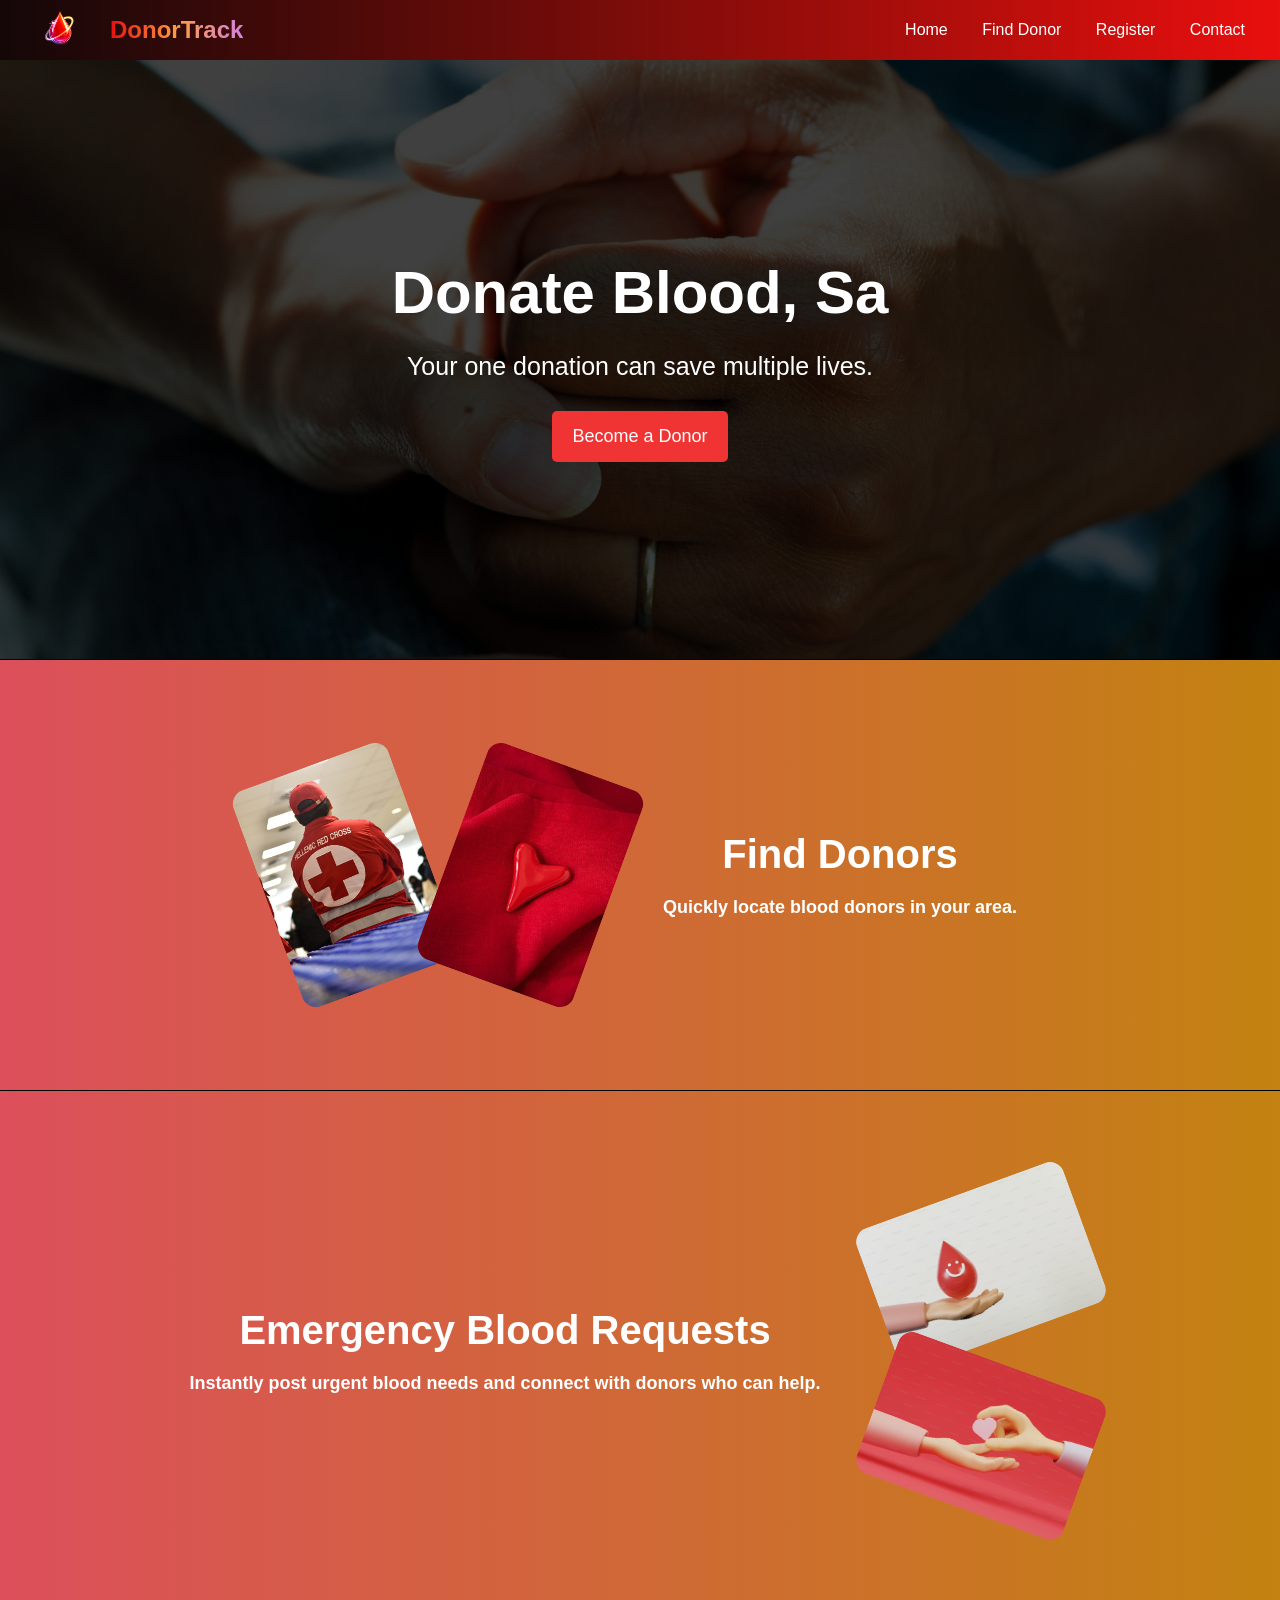
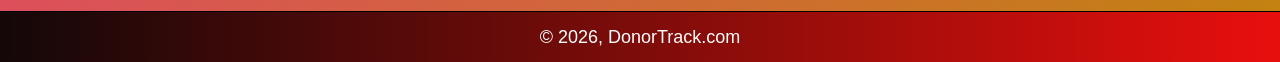
<file: index.html>
<!DOCTYPE html>
<html lang="en">

<head>
    <meta charset="UTF-8">
    <meta name="viewport" content="width=device-width, initial-scale=1.0">
    <title>DonorTrack</title>
    <link rel="stylesheet" href="style.css">
</head>

<body>

    <nav>
        <div class="logo">
            <img src="Glowing blood drop with dynamic light trail.png" alt="logo">
            <h1 class="text">DonorTrack</h1>
        </div>

        <div>
            <a href="index.html">Home</a>
            <a href="donor.html">Find Donor</a>
            <a href="signup.html">Register</a>
            <a href="contact.html">Contact</a>
        </div>
    </nav>

    <div class="container">
        <img src="image.png" width="100%" height="600px"></img>
        <div class="black_background">
            <h1 class="heading">Donate Blood, Save Lives</h1>
            <p class="subheading">Your one donation can save multiple lives.</p>
            <a href="signup.html" class="btn">Become a Donor</a>
        </div>
    </div>

        <main>
            <div class="cards">
                <div class="images_1">
                    <img class="img_2" src="image copy 2.png">
                </div>
                <div class="images_2">
                    <img class="img_3" src="image copy 4.png">
                </div>
            </div>
            <div class="txt" id="txt_0">
                <h1>Find Donors</h1>
                <h5>Quickly locate blood donors in your area.</h5>
            </div>
        </main>

        <main class="main_2">
            <div class="cards_2">
                <div class="images_3">
                    <img class="img_4" src="image copy 3.png">
                </div>
                <div class="images_4">
                    <img class="img_5" src="image copy.png">
                </div>
            </div>

            <div class="txt" id="txt_1">
                <h1>Emergency Blood Requests</h1>
                <h5>Instantly post urgent blood needs and connect with donors who can help.
                </h5>
            </div>

        </main>

        <div class="foot">
        <p>© 2026, DonorTrack.com</p>
    </div>

<script>// =========================
// 1. SMOOTH SCROLL
// =========================
document.documentElement.style.scrollBehavior = "smooth";


// =========================
// 2. SCROLL ANIMATION
// =========================
const elements = document.querySelectorAll("main, .txt, .cards, .cards_2, .html-section");

elements.forEach((el) => {
    el.style.opacity = "0";
    el.style.transform = "translateY(60px)";
    el.style.transition = "all 0.8s ease";
});

const observer = new IntersectionObserver((entries) => {
    entries.forEach((entry) => {
        if (entry.isIntersecting) {
            entry.target.style.opacity = "1";
            entry.target.style.transform = "translateY(0)";
        }
    });
}, { threshold: 0.2 });

elements.forEach(el => observer.observe(el));




// =========================
// RIPPLE ANIMATION STYLE
// =========================
const style = document.createElement("style");
style.innerHTML = `
@keyframes ripple {
    to {
        transform: scale(4);
        opacity: 0;
    }
}
`;
document.head.appendChild(style);


// =========================
// 4. GLASS POPUP
// =========================
const popup = document.createElement("div");
popup.style.cssText = `
position:fixed;
top:0;
left:0;
width:100%;
height:100%;
display:flex;
align-items:center;
justify-content:center;
background:rgba(0,0,0,0.6);
backdrop-filter:blur(10px);
opacity:0;
pointer-events:none;
transition:0.4s;
z-index:999;
`;

popup.innerHTML = `
<div id="popupBox" style="
background: rgba(255,255,255,0.05);
border:1px solid rgba(255,255,255,0.1);
padding:30px;
border-radius:20px;
color:white;
text-align:center;
width:400px;
transform:scale(0.7);
transition:0.4s;
">
<h2>🚀 Coming Soon</h2>
<p>This feature will be available soon.</p>
<button id="closePopup" style="
margin-top:20px;
padding:10px 20px;
border:none;
border-radius:8px;
background:linear-gradient(90deg,#00A8FF,#18FF5B);
color:white;
cursor:pointer;
">Close</button>
</div>
`;

document.body.appendChild(popup);

document.querySelectorAll(".learn-btn").forEach(btn => {
    btn.addEventListener("click", () => {
        popup.style.opacity = "1";
        popup.style.pointerEvents = "auto";
        document.getElementById("popupBox").style.transform = "scale(1)";
    });
});

popup.addEventListener("click", (e) => {
    if (e.target.id === "closePopup" || e.target === popup) {
        popup.style.opacity = "0";
        popup.style.pointerEvents = "none";
        document.getElementById("popupBox").style.transform = "scale(0.7)";
    }
});



// 7. TYPING EFFECT
// =========================
const text = "Donate Blood, Save Lives.";
const heading = document.querySelector(".heading");

let i = 0;
heading.innerHTML = "";

function type() {
    if (i < text.length) {
        heading.innerHTML += text.charAt(i);
        i++;
        setTimeout(type, 80);
    }
}
type();

// Create progress bar
const progress = document.createElement("div");

progress.style.position = "fixed";
progress.style.top = "0";
progress.style.left = "0";
progress.style.height = "3px";
progress.style.width = "0%";
progress.style.background = "linear-gradient(90deg,#E80F0E, #FD9D42, #D482DE)";
progress.style.zIndex = "9999";

document.body.appendChild(progress);

// Update on scroll
window.addEventListener("scroll", () => {
    const scrollTop = window.scrollY;
    const docHeight = document.documentElement.scrollHeight - window.innerHeight;
    const scrollPercent = (scrollTop / docHeight) * 100;

    progress.style.width = scrollPercent + "%";
});

// =========================
// USER NAV CONTROL (FINAL)
// =========================
const user = JSON.parse(localStorage.getItem("user"));

const navRight = document.querySelector("nav div:last-child");

if (user && navRight) {

    // hide Register link
    const links = navRight.querySelectorAll("a");
    links.forEach(link => {
        if (link.innerText.toLowerCase().includes("register")) {
            link.style.display = "none";
        }
    });

    // create profile icon
    const profileImg = document.createElement("img");

    profileImg.src = user.photo || "https://i.imgur.com/6VBx3io.png";
    profileImg.style.width = "35px";
    profileImg.style.height = "35px";
    profileImg.style.borderRadius = "50%";
    profileImg.style.cursor = "pointer";
    profileImg.style.marginLeft = "15px";
    profileImg.style.border = "2px solid #E80F0E";

    navRight.appendChild(profileImg);

    // dropdown
    const dropdown = document.createElement("div");

    dropdown.style.position = "absolute";
    dropdown.style.top = "60px";
    dropdown.style.right = "20px";
    dropdown.style.background = "#111";
    dropdown.style.padding = "12px";
    dropdown.style.borderRadius = "8px";
    dropdown.style.display = "none";
    dropdown.style.boxShadow = "0 0 15px rgba(232,15,14,0.5)";

    dropdown.innerHTML = `
        <p style="margin:0; color:white; font-size:14px;">${user.name}</p>
        <hr style="border:0.5px solid rgba(255,255,255,0.2); margin:8px 0;">
        <p id="logoutBtn" style="margin:0; color:#FD9D42; cursor:pointer;">Sign Out</p>
    `;

    document.body.appendChild(dropdown);

    // toggle dropdown
    profileImg.addEventListener("click", () => {
        dropdown.style.display =
            dropdown.style.display === "block" ? "none" : "block";
    });

    // logout
    document.getElementById("logoutBtn").addEventListener("click", () => {
        localStorage.removeItem("user");
        alert("Logged out");
        window.location.reload();
    });

    // close when clicking outside
    window.addEventListener("click", (e) => {
        if (!profileImg.contains(e.target) && !dropdown.contains(e.target)) {
            dropdown.style.display = "none";
        }
    });
}
</script>
</body>

</html>
</file>
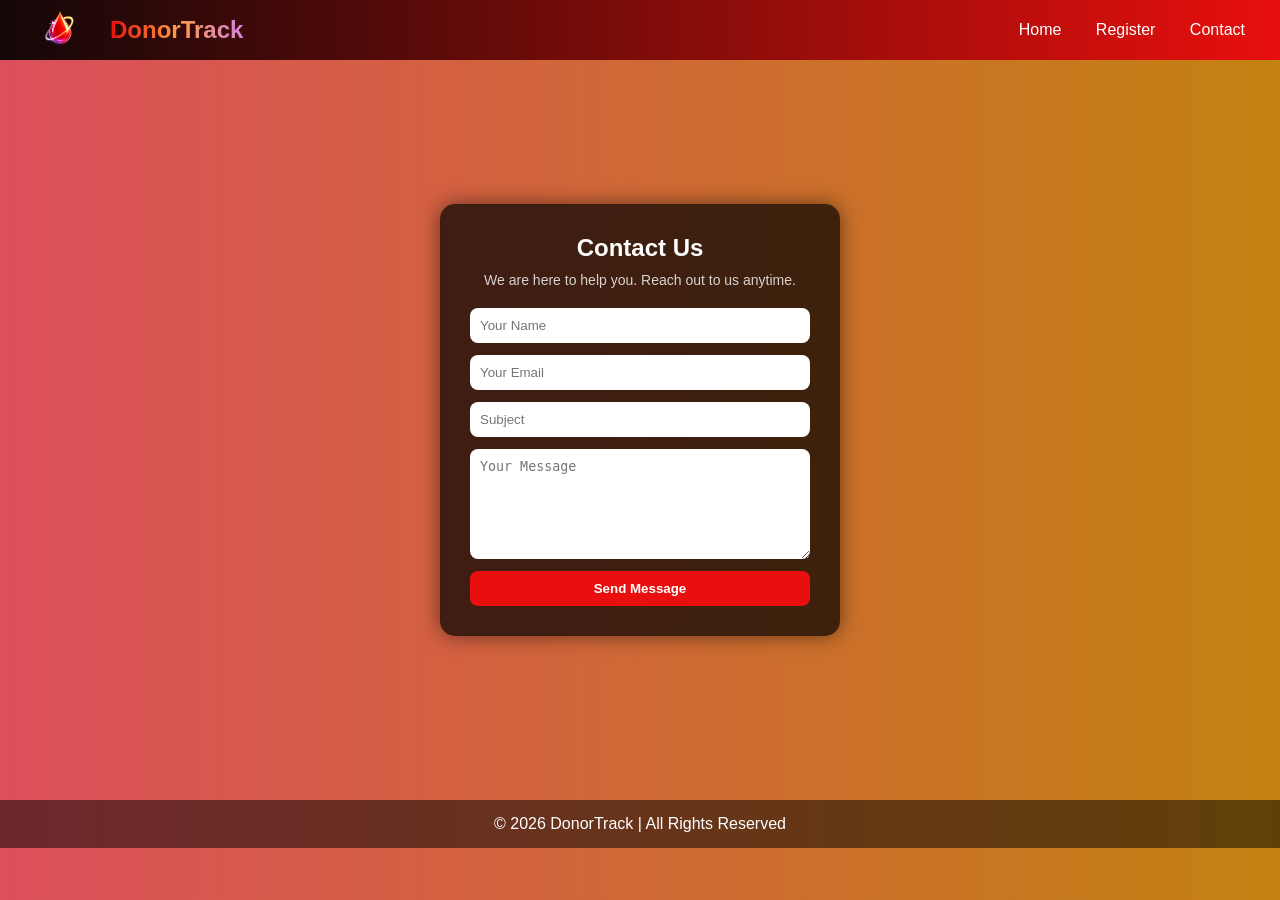
<file: contact.html>
<!DOCTYPE html>
<html lang="en">
<head>
    <meta charset="UTF-8">
    <meta name="viewport" content="width=device-width, initial-scale=1.0">
    <title>DonorTrack</title>
    <link rel="stylesheet" href="contact.css">
</head>
<body>
     <nav>
        <div class="logo">
            <img src="Glowing blood drop with dynamic light trail.png" alt="logo">
            <h1 class="text">DonorTrack</h1>
        </div>

        <div>
            <a href="index.html">Home</a>
            <a href="signup.html">Register</a>
            <a href="contact.html">Contact</a>
        </div>
    </nav>

    <!-- CONTACT SECTION -->
<section class="contact-section">
    <div class="contact-container">

        <h2>Contact Us</h2>
        <p>We are here to help you. Reach out to us anytime.</p>

        <form class="contact-form">

            <input type="text" placeholder="Your Name" required>

            <input type="email" placeholder="Your Email" required>

            <input type="text" placeholder="Subject" required>

            <textarea placeholder="Your Message" rows="6" required></textarea>

            <button type="submit">Send Message</button>

        </form>

    </div>
</section>

<!-- FOOTER -->
<footer>
    <p>© 2026 DonorTrack | All Rights Reserved</p>
</footer>
</body>
</html>
</file>
<file: style.css>
*{
    margin: 0;
    padding: 0;
    box-sizing: border-box;
}

body {
    background-image:linear-gradient(90deg, #dc4f5b, #c38211);
    font-family: sans-serif;
}

/* NAVBAR */
nav {
    height: 60px;
    width: 100%;
    background:linear-gradient(90deg,rgba(0, 0, 0, 0.91) ,#E80F0E);
    display: flex;
    align-items: center;
    justify-content: space-between;
}

/* LOGO */
nav .logo {
    margin-left: 10px;
    display: flex;
    align-items: center;
}

nav .logo .text {
    color: white;
    font-size: 24px;
    font-weight: bolder;
    background: linear-gradient(90deg, #E80F0E, #FD9D42, #D482DE);
    -webkit-background-clip: text;
    -webkit-text-fill-color: transparent;
}


nav .logo img {
    width: 100px;   /* increase size */
    height: 100px;
    object-fit: contain;
}

/* NAV LINKS CONTAINER */
nav div:last-child {
    margin-right: 20px;
}

/* NAV LINKS */
nav a {
    text-decoration: none;
    color: white;
    margin: 0 15px;
    font-size: 16px;
    position: relative;
    transition: 0.3s;
}

/* HOVER EFFECT (cool underline) */
nav a::after {
    content: "";
    position: absolute;
    left: 0;
    bottom: -5px;
    width: 0%;
    height: 2px;
    background: black;
    transition: 0.3s;
}

nav a:hover::after {
    width: 100%;
}

/* HERO */
.container {
    position: relative;
    width: 100%;
    height: 600px;
    overflow: hidden;
    border-bottom: 1px solid;
    border-color: black;
}

.container img {
    width: 100%;
    height: 100%;
    object-fit: cover;
}

.black_background {
    position: absolute;
    top: 0;
    width: 100%;
    height: 100%;
    background: rgba(0, 0, 0, 0.75);

    display: flex;
    flex-direction: column;
    justify-content: center;
    align-items: center;
}

.heading {
    color: white;
    font-size: 60px;
    
}

.subheading {
    color: white;
    font-size: 25px;
    margin-top: 25px;
}

.btn{
    margin-top: 30px;
    padding: 15px 20px;
    background-color: #f03333;
    color: white;
    font-size: 18px;
    border: none;
    border-radius: 5px;
    cursor: pointer;
    transition: 0.3s;
    text-decoration: none;
}
.btn:hover {
    background-color: #bf3232;
    padding: 16px 22px;
}


/* SECTION */
main {
    padding: 100px 0;
    display: flex;
    justify-content: center;
    align-items: center;
    gap: 50px;
    border-bottom: 1px solid;
    border-color: black;
}

.main_2 {
    flex-direction: row-reverse;
}

/* TEXT */
.txt {
    display: flex;
    flex-direction: column;
    align-items: center;
    gap: 20px;

    color: white;
    text-align: center;
}

.txt h1 {
    font-size: 40px;
}

.txt h5 {
    font-size: 18px;
}

/* CARDS */
.cards {
    display: flex;
    gap: 20px;
}

.images_1, .images_2 {
    height: 230px;
    width: 165px;
    border-radius: 15px;
    overflow: hidden;
    transition: 0.3s;
}

.images_1 {
    transform: rotate(-20deg);
}

.images_2 {
    transform: rotate(20deg);
}

.images_1:hover,
.images_2:hover {
    transform: scale(1.1);
}

.img_2, .img_3 {
    width: 100%;
    height: 100%;
}

/* SECOND CARDS */
.cards_2 {
    display: flex;
    flex-direction: column;
    gap: 20px;
}

.images_3, .images_4 {
    height: 150px;
    width: 220px;
    border-radius: 15px;
    overflow: hidden;
    transition: 0.3s;
}

.images_3 {
    transform: rotate(-20deg);
}

.images_4 {
    transform: rotate(20deg);
}

.images_3:hover,
.images_4:hover {
    transform: scale(1.1);
}

.img_4, .img_5 {
    width: 100%;
    height: 100%;
}

.foot{
    height: 50px;
    width: 100%;
    display: flex;
    justify-content: center;
    align-items: center;
    background:linear-gradient(90deg,rgba(0, 0, 0, 0.91) ,#E80F0E);
    p{
         background-color: white; 
            -webkit-text-fill-color: transparent; 
            -webkit-background-clip: text; 
         font-size: large;
    }
}

/* =========================
   TABLET (≤1024px)
========================= */
@media (max-width: 1024px) {

    .heading {
        font-size: 45px;
        text-align: center;
    }

    .subheading {
        font-size: 20px;
        text-align: center;
    }

    main {
        flex-direction: column;
        gap: 30px;
        padding: 60px 20px;
    }

    .main_2 {
        flex-direction: column;
    }

    .cards, .cards_2 {
        justify-content: center;
        align-items: center;
    }
}


/* =========================
   MOBILE (≤768px)
========================= */
@media (max-width: 768px) {

    /* NAVBAR */
    nav {
        flex-direction: column;
        height: auto;
        padding: 10px 0;
    }

    nav div:last-child {
        margin: 10px 0;
    }

    nav a {
        display: inline-block;
        margin: 8px;
        font-size: 14px;
    }

    nav .logo img {
        width: 70px;
        height: 70px;
    }

    /* HERO */
    .container {
        height: 400px;
    }

    .heading {
        font-size: 30px;
    }

    .subheading {
        font-size: 16px;
    }

    .btn {
        padding: 10px 15px;
        font-size: 14px;
    }

    /* CARDS */
    .images_1,
    .images_2,
    .images_3,
    .images_4 {
        transform: rotate(0deg) !important;
    }

    .images_1,
    .images_2 {
        width: 120px;
        height: 180px;
    }

    .images_3,
    .images_4 {
        width: 180px;
        height: 120px;
    }

    .txt h1 {
        font-size: 28px;
    }

    .txt h5 {
        font-size: 14px;
    }
}


/* =========================
   SMALL MOBILE (≤480px)
========================= */
@media (max-width: 480px) {

    .heading {
        font-size: 24px;
    }

    .subheading {
        font-size: 14px;
    }

    .btn {
        font-size: 13px;
        padding: 8px 12px;
    }

    nav a {
        font-size: 12px;
        margin: 5px;
    }

    .txt h1 {
        font-size: 22px;
    }

    .txt h5 {
        font-size: 12px;
    }

    .foot p {
        font-size: 12px;
    }
}
</file>
<file: contact.css>
*{
    margin: 0;
    padding: 0;
    box-sizing: border-box;
}

body {
    background-image:linear-gradient(90deg, #dc4f5b, #c38211);
    font-family: sans-serif;
}

/* NAVBAR */
nav {
    height: 60px;
    width: 100%;
    background:linear-gradient(90deg,rgba(0, 0, 0, 0.91) ,#E80F0E);
    display: flex;
    align-items: center;
    justify-content: space-between;
}

/* LOGO */
nav .logo {
    margin-left: 10px;
    display: flex;
    align-items: center;
}

nav .logo .text {
    color: white;
    font-size: 24px;
    font-weight: bolder;
    background: linear-gradient(90deg, #E80F0E, #FD9D42, #D482DE);
    -webkit-background-clip: text;
    -webkit-text-fill-color: transparent;
}


nav .logo img {
    width: 100px;   /* increase size */
    height: 100px;
    object-fit: contain;
}

/* NAV LINKS CONTAINER */
nav div:last-child {
    margin-right: 20px;
}

/* NAV LINKS */
nav a {
    text-decoration: none;
    color: white;
    margin: 0 15px;
    font-size: 16px;
    position: relative;
    transition: 0.3s;
}

/* HOVER EFFECT (cool underline) */
nav a::after {
    content: "";
    position: absolute;
    left: 0;
    bottom: -5px;
    width: 0%;
    height: 2px;
    background: black;
    transition: 0.3s;
}

nav a:hover::after {
    width: 100%;
}

/* HERO */
.container {
    position: relative;
    width: 100%;
    height: 600px;
    overflow: hidden;
    border-bottom: 1px solid;
    border-color: black;
}

/* CONTACT SECTION */
.contact-section {
    display: flex;
    justify-content: center;
    align-items: center;
    height: 80vh;
    padding: 20px;
}

.contact-container {
    width: 400px;
    background: rgba(0, 0, 0, 0.7);
    padding: 30px;
    border-radius: 15px;
    color: white;
    backdrop-filter: blur(10px);
    box-shadow: 0 0 20px rgba(0,0,0,0.5);
    text-align: center;
}

.contact-container h2 {
    margin-bottom: 10px;
}

.contact-container p {
    font-size: 14px;
    margin-bottom: 20px;
    opacity: 0.8;
}

.contact-form {
    display: flex;
    flex-direction: column;
    gap: 12px;
}

.contact-form input,
.contact-form textarea {
    padding: 10px;
    border: none;
    outline: none;
    border-radius: 8px;
}

.contact-form button {
    padding: 10px;
    border: none;
    border-radius: 8px;
    background: #E80F0E;
    color: white;
    font-weight: bold;
    cursor: pointer;
    transition: 0.3s;
}

.contact-form button:hover {
    background: #c30d0d;
}

/* FOOTER */
footer {
    text-align: center;
    padding: 15px;
    color: white;
    background: rgba(0, 0, 0, 0.5);
    margin-top: 20px;
}
</file>
